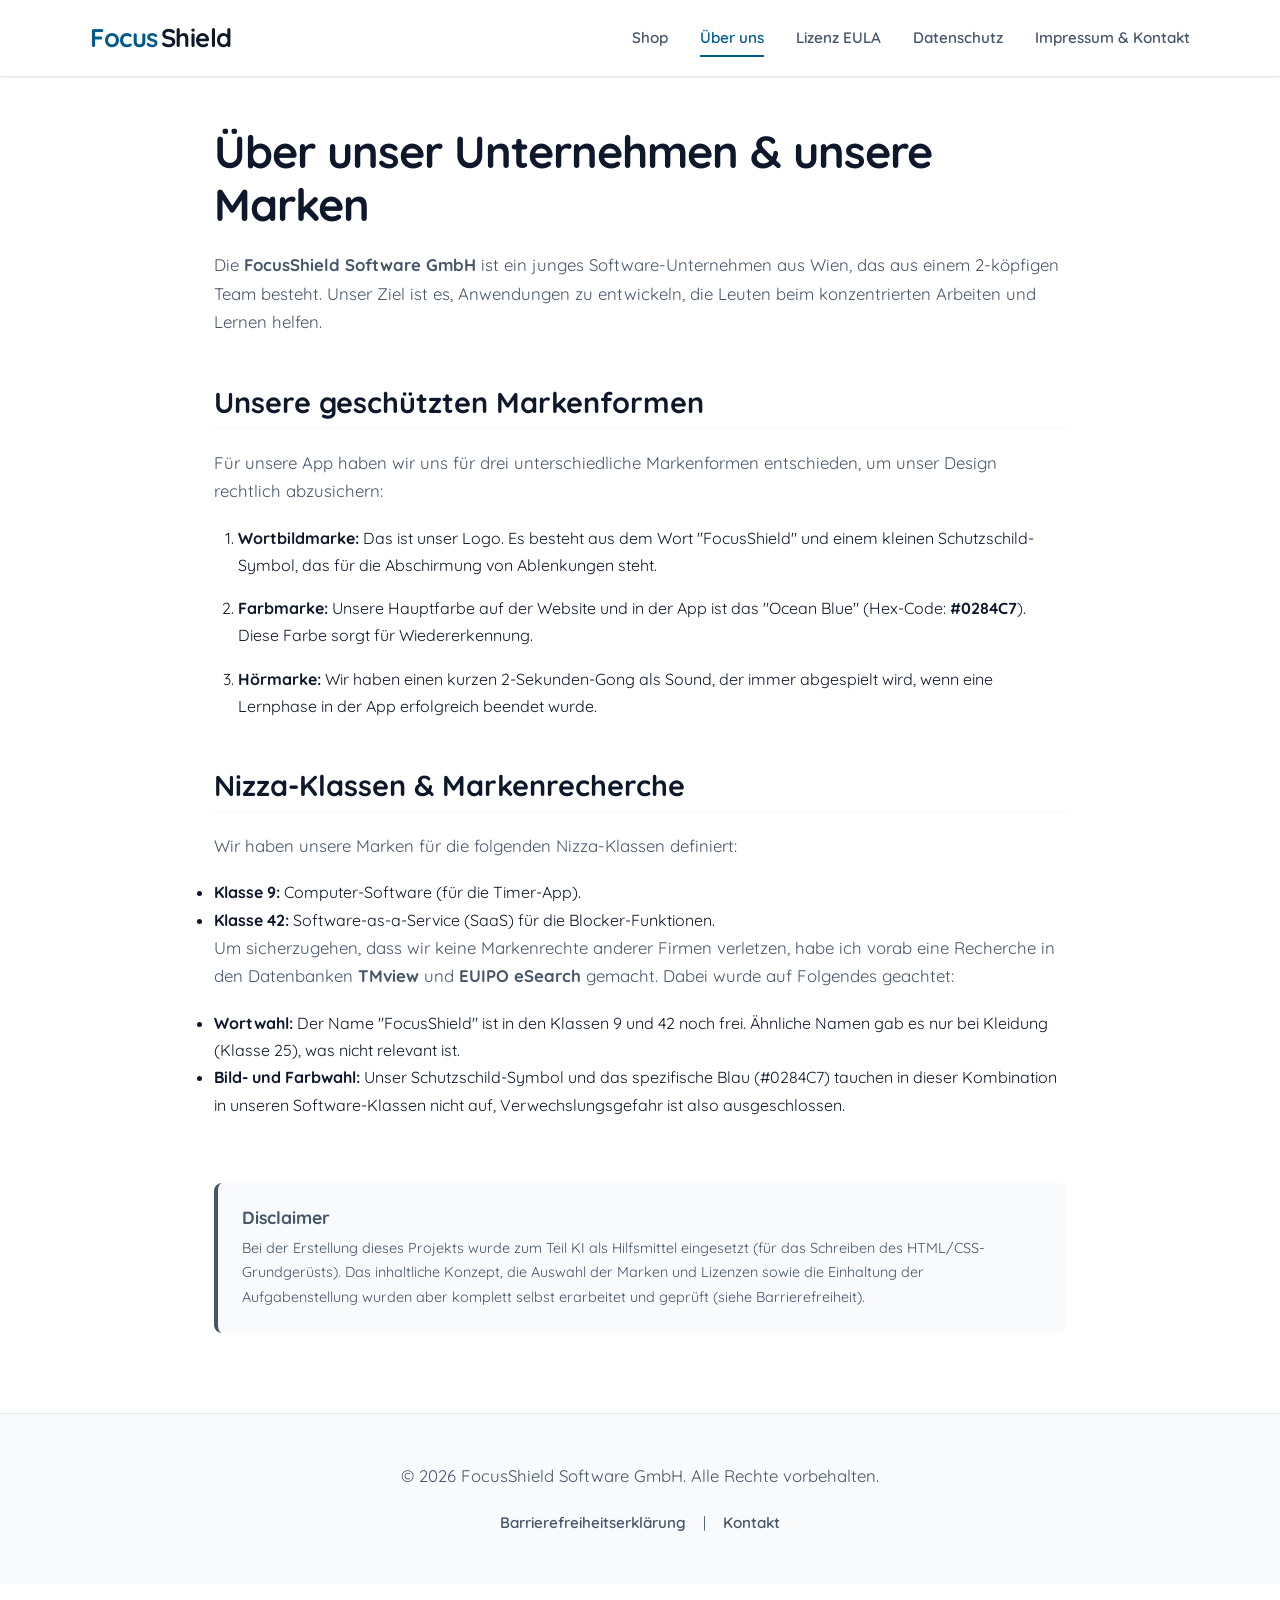
<file: about.html>
<!DOCTYPE html>
<html lang="de">
<head>
    <meta charset="UTF-8">
    <meta name="viewport" content="width=device-width, initial-scale=1.0">
    <title>Über uns & Marken - FocusShield Webshop</title>
    <link rel="stylesheet" href="style.css">
</head>
<body>
<header role="banner">
    <div class="nav-container">
        <div class="logo">
            <a href="index.html" aria-label="FocusShield Startseite"><span>Focus</span>Shield</a>
        </div>
        <nav role="navigation" aria-label="Hauptnavigation">
            <ul>
                <li><a href="index.html" >Shop</a></li>
                <li><a href="about.html" class="active">Über uns</a></li>
                <li><a href="lizenz.html" >Lizenz EULA</a></li>
                <li><a href="datenschutz.html" >Datenschutz</a></li>
                <li><a href="impressum.html" >Impressum & Kontakt</a></li>
            </ul>
        </nav>
    </div>
</header>
<main id="main-content" role="main">
    <section>
        <h1>Über unser Unternehmen & unsere Marken</h1>
        <p>Die <strong>FocusShield Software GmbH</strong> ist ein junges Software-Unternehmen aus Wien, das aus einem 2-köpfigen Team besteht. Unser Ziel ist es, Anwendungen zu entwickeln, die Leuten beim konzentrierten Arbeiten und Lernen helfen.</p>

        <h2>Unsere geschützten Markenformen</h2>
        <p>Für unsere App haben wir uns für drei unterschiedliche Markenformen entschieden, um unser Design rechtlich abzusichern:</p>

        <ol style="margin-left: 1.5rem; margin-bottom: 2rem;">
            <li style="margin-bottom: 1rem;"><strong>Wortbildmarke:</strong> Das ist unser Logo. Es besteht aus dem Wort "FocusShield" und einem kleinen Schutzschild-Symbol, das für die Abschirmung von Ablenkungen steht.</li>
            <li style="margin-bottom: 1rem;"><strong>Farbmarke:</strong> Unsere Hauptfarbe auf der Website und in der App ist das "Ocean Blue" (Hex-Code: <strong>#0284C7</strong>). Diese Farbe sorgt für Wiedererkennung.</li>
            <li style="margin-bottom: 1rem;"><strong>Hörmarke:</strong> Wir haben einen kurzen 2-Sekunden-Gong als Sound, der immer abgespielt wird, wenn eine Lernphase in der App erfolgreich beendet wurde.</li>
        </ol>

        <h2>Nizza-Klassen & Markenrecherche</h2>
        <p>Wir haben unsere Marken für die folgenden Nizza-Klassen definiert:</p>
        <ul>
            <li><strong>Klasse 9:</strong> Computer-Software (für die Timer-App).</li>
            <li><strong>Klasse 42:</strong> Software-as-a-Service (SaaS) für die Blocker-Funktionen.</li>
        </ul>

        <p>Um sicherzugehen, dass wir keine Markenrechte anderer Firmen verletzen, habe ich vorab eine Recherche in den Datenbanken <strong>TMview</strong> und <strong>EUIPO eSearch</strong> gemacht. Dabei wurde auf Folgendes geachtet:</p>
        <ul>
            <li><strong>Wortwahl:</strong> Der Name "FocusShield" ist in den Klassen 9 und 42 noch frei. Ähnliche Namen gab es nur bei Kleidung (Klasse 25), was nicht relevant ist.</li>
            <li><strong>Bild- und Farbwahl:</strong> Unser Schutzschild-Symbol und das spezifische Blau (#0284C7) tauchen in dieser Kombination in unseren Software-Klassen nicht auf, Verwechslungsgefahr ist also ausgeschlossen.</li>
        </ul>

        <div style="margin-top: 4rem; padding: 1.5rem; background-color: var(--card-bg); border-left: 4px solid var(--text-muted); border-radius: 8px;">
            <h3 style="font-size: 1.1rem; margin-bottom: 0.5rem; color: var(--text-muted);">Disclaimer</h3>
            <p style="font-size: 0.9rem; color: var(--text-muted); margin-bottom: 0;">
                Bei der Erstellung dieses Projekts wurde zum Teil KI als Hilfsmittel eingesetzt (für das Schreiben des HTML/CSS-Grundgerüsts). Das inhaltliche Konzept, die Auswahl der Marken und Lizenzen sowie die Einhaltung der Aufgabenstellung wurden aber komplett selbst erarbeitet und geprüft (siehe Barrierefreiheit).
            </p>
        </div>
    </section>
</main>
<footer role="contentinfo">
    <p>&copy; 2026 FocusShield Software GmbH. Alle Rechte vorbehalten.</p>
    <nav aria-label="Fußzeilen-Navigation">
        <a href="barrierefreiheit.html" >Barrierefreiheitserklärung</a> |
        <a href="impressum.html">Kontakt</a>
    </nav>
</footer>
</body>
</html>
</file>
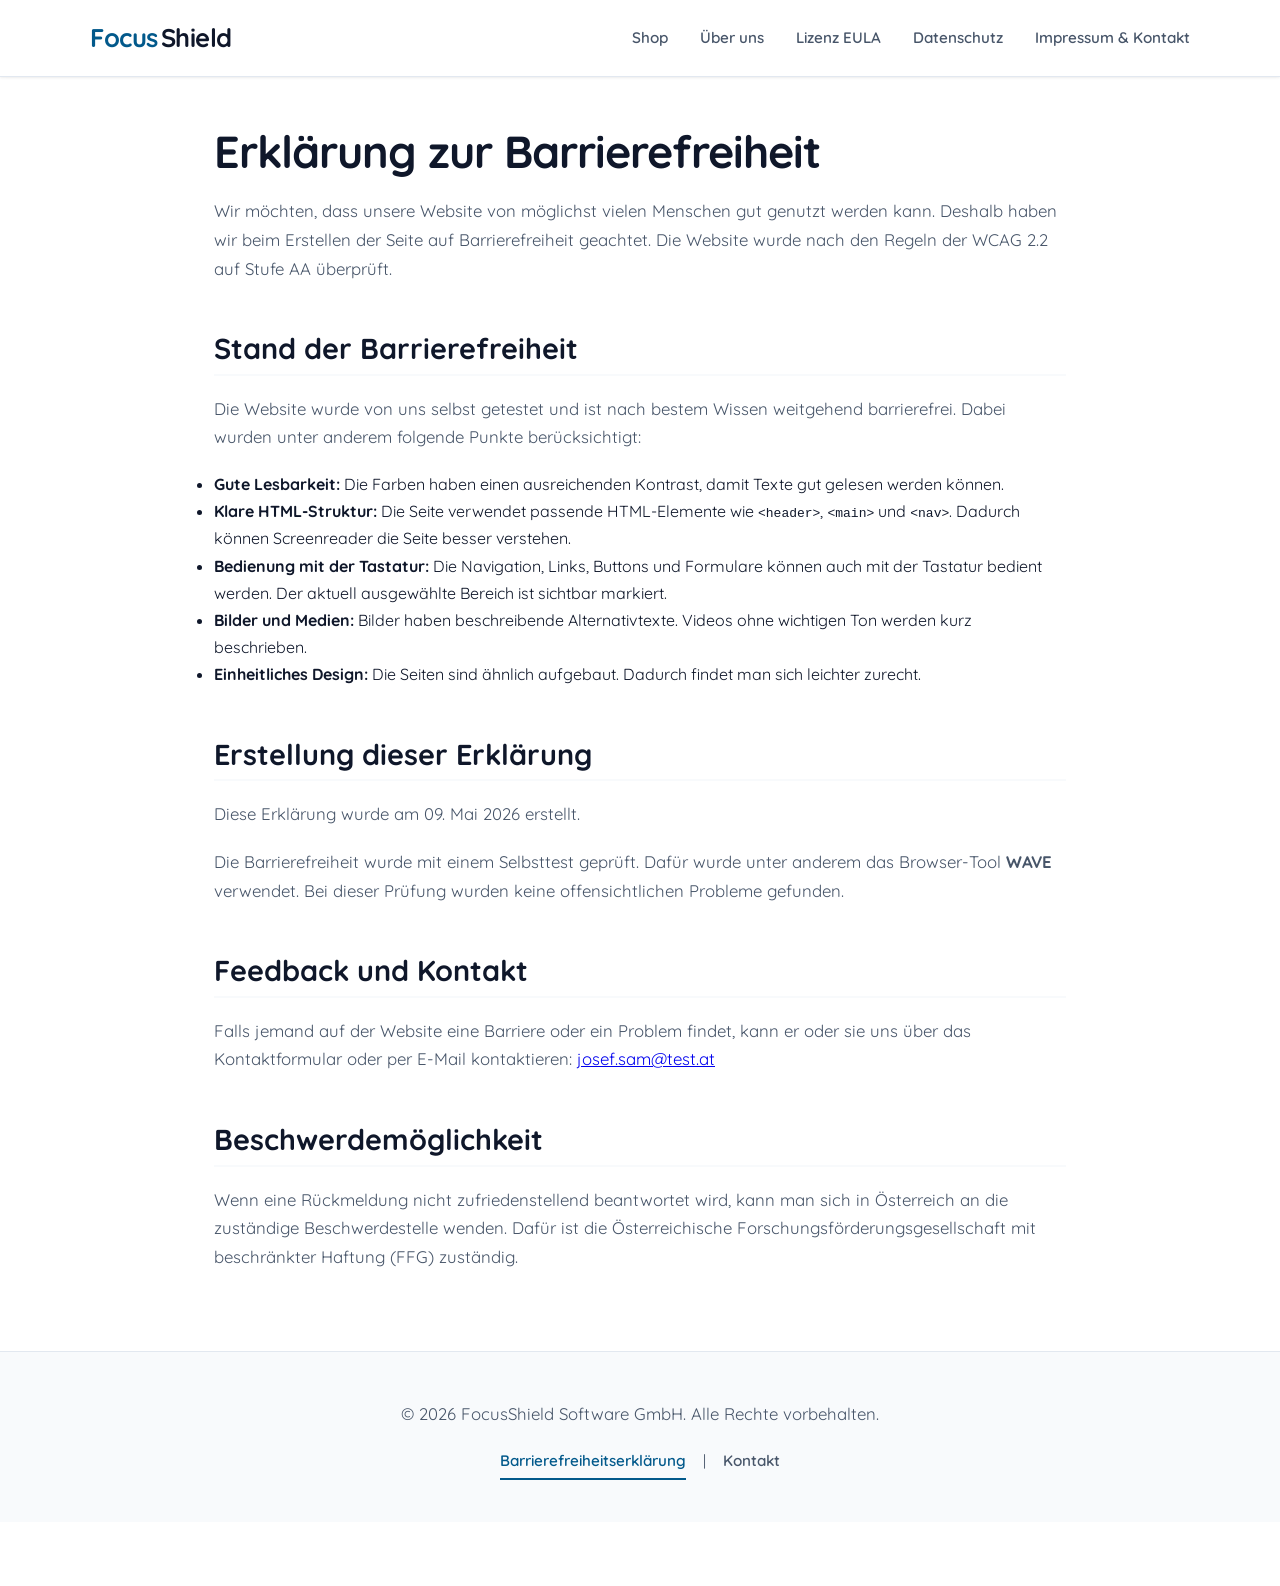
<file: barrierefreiheit.html>
<!DOCTYPE html>
<html lang="de">
<head>
    <meta charset="UTF-8">
    <meta name="viewport" content="width=device-width, initial-scale=1.0">
    <title>Barrierefreiheitserklärung - FocusShield Webshop</title>
    <link rel="stylesheet" href="style.css">
</head>
<body>
<header role="banner">
    <div class="nav-container">
        <div class="logo">
            <a href="index.html" aria-label="FocusShield Startseite"><span>Focus</span>Shield</a>
        </div>
        <nav role="navigation" aria-label="Hauptnavigation">
            <ul>
                <li><a href="index.html">Shop</a></li>
                <li><a href="about.html">Über uns</a></li>
                <li><a href="lizenz.html">Lizenz EULA</a></li>
                <li><a href="datenschutz.html">Datenschutz</a></li>
                <li><a href="impressum.html">Impressum & Kontakt</a></li>
            </ul>
        </nav>
    </div>
</header>

<main id="main-content" role="main">
    <section>
        <h1>Erklärung zur Barrierefreiheit</h1>

        <p>
            Wir möchten, dass unsere Website von möglichst vielen Menschen gut genutzt
            werden kann. Deshalb haben wir beim Erstellen der Seite auf Barrierefreiheit
            geachtet. Die Website wurde nach den Regeln der
            WCAG 2.2 auf Stufe AA überprüft.
        </p>

        <h2>Stand der Barrierefreiheit</h2>

        <p>
            Die Website wurde von uns selbst getestet und ist nach bestem Wissen
            weitgehend barrierefrei. Dabei wurden unter anderem folgende Punkte
            berücksichtigt:
        </p>

        <ul>
            <li>
                <strong>Gute Lesbarkeit:</strong>
                Die Farben haben einen ausreichenden Kontrast, damit Texte gut
                gelesen werden können.
            </li>
            <li>
                <strong>Klare HTML-Struktur:</strong>
                Die Seite verwendet passende HTML-Elemente wie
                <code>&lt;header&gt;</code>, <code>&lt;main&gt;</code> und
                <code>&lt;nav&gt;</code>. Dadurch können Screenreader die Seite
                besser verstehen.
            </li>
            <li>
                <strong>Bedienung mit der Tastatur:</strong>
                Die Navigation, Links, Buttons und Formulare können auch mit der
                Tastatur bedient werden. Der aktuell ausgewählte Bereich ist sichtbar
                markiert.
            </li>
            <li>
                <strong>Bilder und Medien:</strong>
                Bilder haben beschreibende Alternativtexte. Videos ohne wichtigen Ton
                werden kurz beschrieben.
            </li>
            <li>
                <strong>Einheitliches Design:</strong>
                Die Seiten sind ähnlich aufgebaut. Dadurch findet man sich leichter
                zurecht.
            </li>
        </ul>

        <h2>Erstellung dieser Erklärung</h2>

        <p>
            Diese Erklärung wurde am 09. Mai 2026 erstellt.
        </p>

        <p>
            Die Barrierefreiheit wurde mit einem Selbsttest geprüft. Dafür wurde unter
            anderem das Browser-Tool <strong>WAVE</strong> verwendet. Bei dieser Prüfung
            wurden keine offensichtlichen Probleme gefunden.
        </p>

        <h2>Feedback und Kontakt</h2>

        <p>
            Falls jemand auf der Website eine Barriere oder ein Problem findet, kann
            er oder sie uns über das Kontaktformular oder per E-Mail kontaktieren:
            <a href="mailto:josef.sam@test.at">josef.sam@test.at</a>
        </p>

        <h2>Beschwerdemöglichkeit</h2>

        <p>
            Wenn eine Rückmeldung nicht zufriedenstellend beantwortet wird, kann man
            sich in Österreich an die zuständige Beschwerdestelle wenden. Dafür ist die
            Österreichische Forschungsförderungsgesellschaft mit beschränkter Haftung
            (FFG) zuständig.
        </p>
    </section>
</main>

<footer role="contentinfo">
    <p>&copy; 2026 FocusShield Software GmbH. Alle Rechte vorbehalten.</p>

    <nav aria-label="Fußzeilen-Navigation">
        <a href="barrierefreiheit.html" class="active">Barrierefreiheitserklärung</a> |
        <a href="impressum.html">Kontakt</a>
    </nav>
</footer>
</body>
</html>
</file>
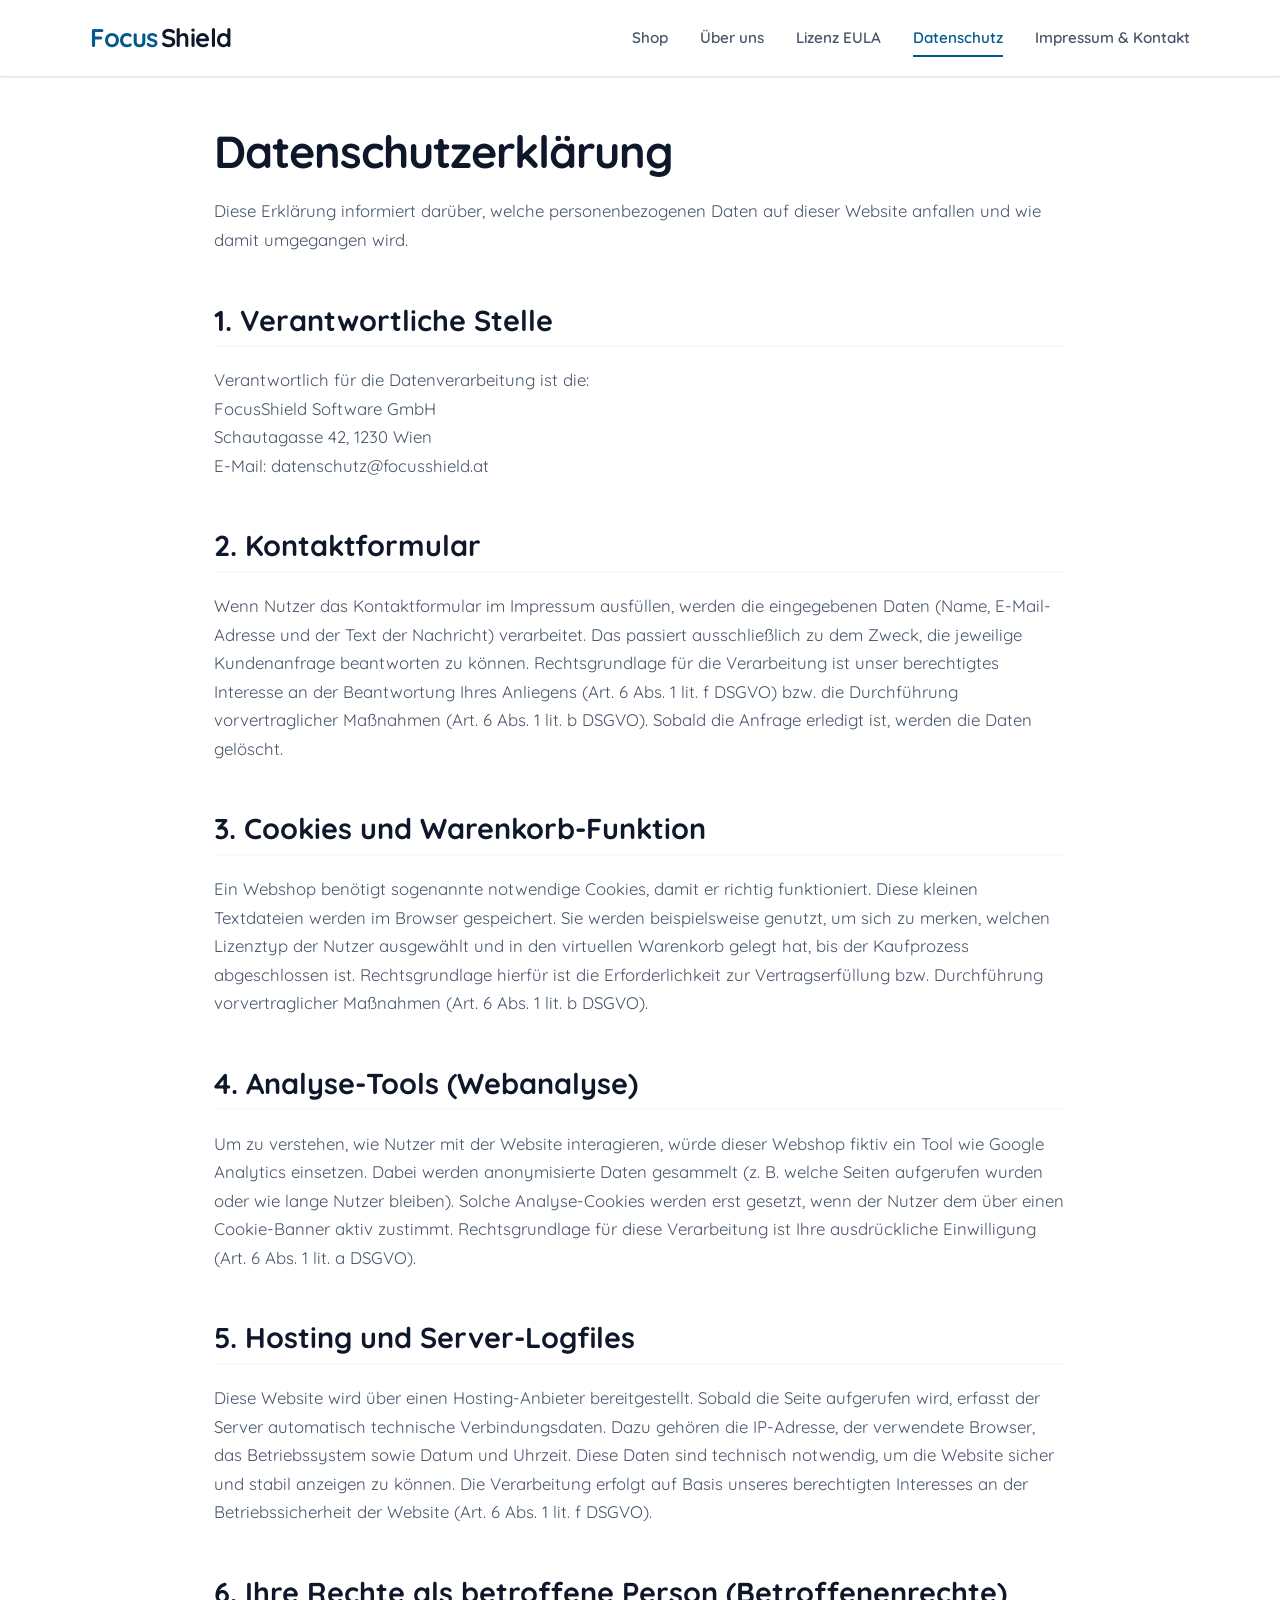
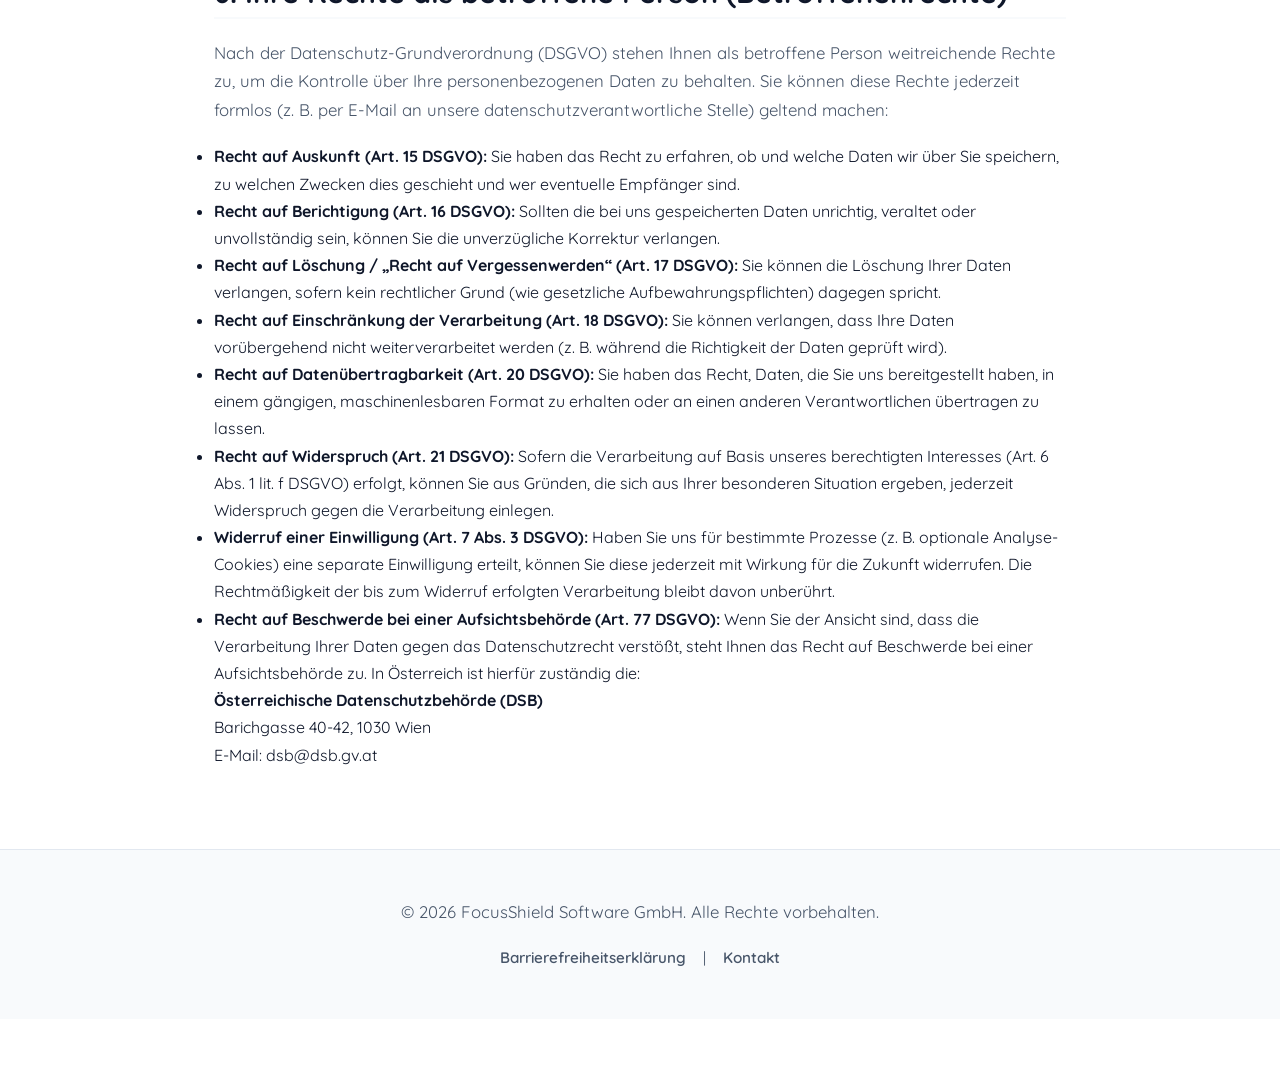
<file: datenschutz.html>
<!DOCTYPE html>
<html lang="de">
<head>
    <meta charset="UTF-8">
    <meta name="viewport" content="width=device-width, initial-scale=1.0">
    <title>Datenschutzerklärung - FocusShield Webshop</title>
    <link rel="stylesheet" href="style.css">
</head>
<body>
<header role="banner">
    <div class="nav-container">
        <div class="logo">
            <a href="index.html" aria-label="FocusShield Startseite"><span>Focus</span>Shield</a>
        </div>
        <nav role="navigation" aria-label="Hauptnavigation">
            <ul>
                <li><a href="index.html" >Shop</a></li>
                <li><a href="about.html" >Über uns</a></li>
                <li><a href="lizenz.html" >Lizenz EULA</a></li>
                <li><a href="datenschutz.html" class="active">Datenschutz</a></li>
                <li><a href="impressum.html" >Impressum & Kontakt</a></li>
            </ul>
        </nav>
    </div>
</header>
<main id="main-content" role="main">
    <section>
        <h1>Datenschutzerklärung</h1>
        <p>Diese Erklärung informiert darüber, welche personenbezogenen Daten auf dieser Website anfallen und wie damit umgegangen wird.</p>

        <h2>1. Verantwortliche Stelle</h2>
        <p>Verantwortlich für die Datenverarbeitung ist die:<br>
            FocusShield Software GmbH<br>
            Schautagasse 42, 1230 Wien<br>
            E-Mail: datenschutz@focusshield.at</p>

        <h2>2. Kontaktformular</h2>
        <p>Wenn Nutzer das Kontaktformular im Impressum ausfüllen, werden die eingegebenen Daten (Name, E-Mail-Adresse und der Text der Nachricht) verarbeitet. Das passiert ausschließlich zu dem Zweck, die jeweilige Kundenanfrage beantworten zu können. Rechtsgrundlage für die Verarbeitung ist unser berechtigtes Interesse an der Beantwortung Ihres Anliegens (Art. 6 Abs. 1 lit. f DSGVO) bzw. die Durchführung vorvertraglicher Maßnahmen (Art. 6 Abs. 1 lit. b DSGVO). Sobald die Anfrage erledigt ist, werden die Daten gelöscht.</p>

        <h2>3. Cookies und Warenkorb-Funktion</h2>
        <p>Ein Webshop benötigt sogenannte notwendige Cookies, damit er richtig funktioniert. Diese kleinen Textdateien werden im Browser gespeichert. Sie werden beispielsweise genutzt, um sich zu merken, welchen Lizenztyp der Nutzer ausgewählt und in den virtuellen Warenkorb gelegt hat, bis der Kaufprozess abgeschlossen ist. Rechtsgrundlage hierfür ist die Erforderlichkeit zur Vertragserfüllung bzw. Durchführung vorvertraglicher Maßnahmen (Art. 6 Abs. 1 lit. b DSGVO).</p>

        <h2>4. Analyse-Tools (Webanalyse)</h2>
        <p>Um zu verstehen, wie Nutzer mit der Website interagieren, würde dieser Webshop fiktiv ein Tool wie Google Analytics einsetzen. Dabei werden anonymisierte Daten gesammelt (z. B. welche Seiten aufgerufen wurden oder wie lange Nutzer bleiben). Solche Analyse-Cookies werden erst gesetzt, wenn der Nutzer dem über einen Cookie-Banner aktiv zustimmt. Rechtsgrundlage für diese Verarbeitung ist Ihre ausdrückliche Einwilligung (Art. 6 Abs. 1 lit. a DSGVO).</p>

        <h2>5. Hosting und Server-Logfiles</h2>
        <p>Diese Website wird über einen Hosting-Anbieter bereitgestellt. Sobald die Seite aufgerufen wird, erfasst der Server automatisch technische Verbindungsdaten. Dazu gehören die IP-Adresse, der verwendete Browser, das Betriebssystem sowie Datum und Uhrzeit. Diese Daten sind technisch notwendig, um die Website sicher und stabil anzeigen zu können. Die Verarbeitung erfolgt auf Basis unseres berechtigten Interesses an der Betriebssicherheit der Website (Art. 6 Abs. 1 lit. f DSGVO).</p>

        <h2>6. Ihre Rechte als betroffene Person (Betroffenenrechte)</h2>
        <p>Nach der Datenschutz-Grundverordnung (DSGVO) stehen Ihnen als betroffene Person weitreichende Rechte zu, um die Kontrolle über Ihre personenbezogenen Daten zu behalten. Sie können diese Rechte jederzeit formlos (z. B. per E-Mail an unsere datenschutzverantwortliche Stelle) geltend machen:</p>
        <ul>
            <li><strong>Recht auf Auskunft (Art. 15 DSGVO):</strong> Sie haben das Recht zu erfahren, ob und welche Daten wir über Sie speichern, zu welchen Zwecken dies geschieht und wer eventuelle Empfänger sind.</li>
            <li><strong>Recht auf Berichtigung (Art. 16 DSGVO):</strong> Sollten die bei uns gespeicherten Daten unrichtig, veraltet oder unvollständig sein, können Sie die unverzügliche Korrektur verlangen.</li>
            <li><strong>Recht auf Löschung / „Recht auf Vergessenwerden“ (Art. 17 DSGVO):</strong> Sie können die Löschung Ihrer Daten verlangen, sofern kein rechtlicher Grund (wie gesetzliche Aufbewahrungspflichten) dagegen spricht.</li>
            <li><strong>Recht auf Einschränkung der Verarbeitung (Art. 18 DSGVO):</strong> Sie können verlangen, dass Ihre Daten vorübergehend nicht weiterverarbeitet werden (z. B. während die Richtigkeit der Daten geprüft wird).</li>
            <li><strong>Recht auf Datenübertragbarkeit (Art. 20 DSGVO):</strong> Sie haben das Recht, Daten, die Sie uns bereitgestellt haben, in einem gängigen, maschinenlesbaren Format zu erhalten oder an einen anderen Verantwortlichen übertragen zu lassen.</li>
            <li><strong>Recht auf Widerspruch (Art. 21 DSGVO):</strong> Sofern die Verarbeitung auf Basis unseres berechtigten Interesses (Art. 6 Abs. 1 lit. f DSGVO) erfolgt, können Sie aus Gründen, die sich aus Ihrer besonderen Situation ergeben, jederzeit Widerspruch gegen die Verarbeitung einlegen.</li>
            <li><strong>Widerruf einer Einwilligung (Art. 7 Abs. 3 DSGVO):</strong> Haben Sie uns für bestimmte Prozesse (z. B. optionale Analyse-Cookies) eine separate Einwilligung erteilt, können Sie diese jederzeit mit Wirkung für die Zukunft widerrufen. Die Rechtmäßigkeit der bis zum Widerruf erfolgten Verarbeitung bleibt davon unberührt.</li>
            <li><strong>Recht auf Beschwerde bei einer Aufsichtsbehörde (Art. 77 DSGVO):</strong> Wenn Sie der Ansicht sind, dass die Verarbeitung Ihrer Daten gegen das Datenschutzrecht verstößt, steht Ihnen das Recht auf Beschwerde bei einer Aufsichtsbehörde zu. In Österreich ist hierfür zuständig die:<br>
            <strong>Österreichische Datenschutzbehörde (DSB)</strong><br>
            Barichgasse 40-42, 1030 Wien<br>
            E-Mail: dsb@dsb.gv.at</li>
        </ul>
    </section>
</main>
<footer role="contentinfo">
    <p>&copy; 2026 FocusShield Software GmbH. Alle Rechte vorbehalten.</p>
    <nav aria-label="Fußzeilen-Navigation">
        <a href="barrierefreiheit.html" >Barrierefreiheitserklärung</a> |
        <a href="impressum.html">Kontakt</a>
    </nav>
</footer>
</body>
</html>
</file>
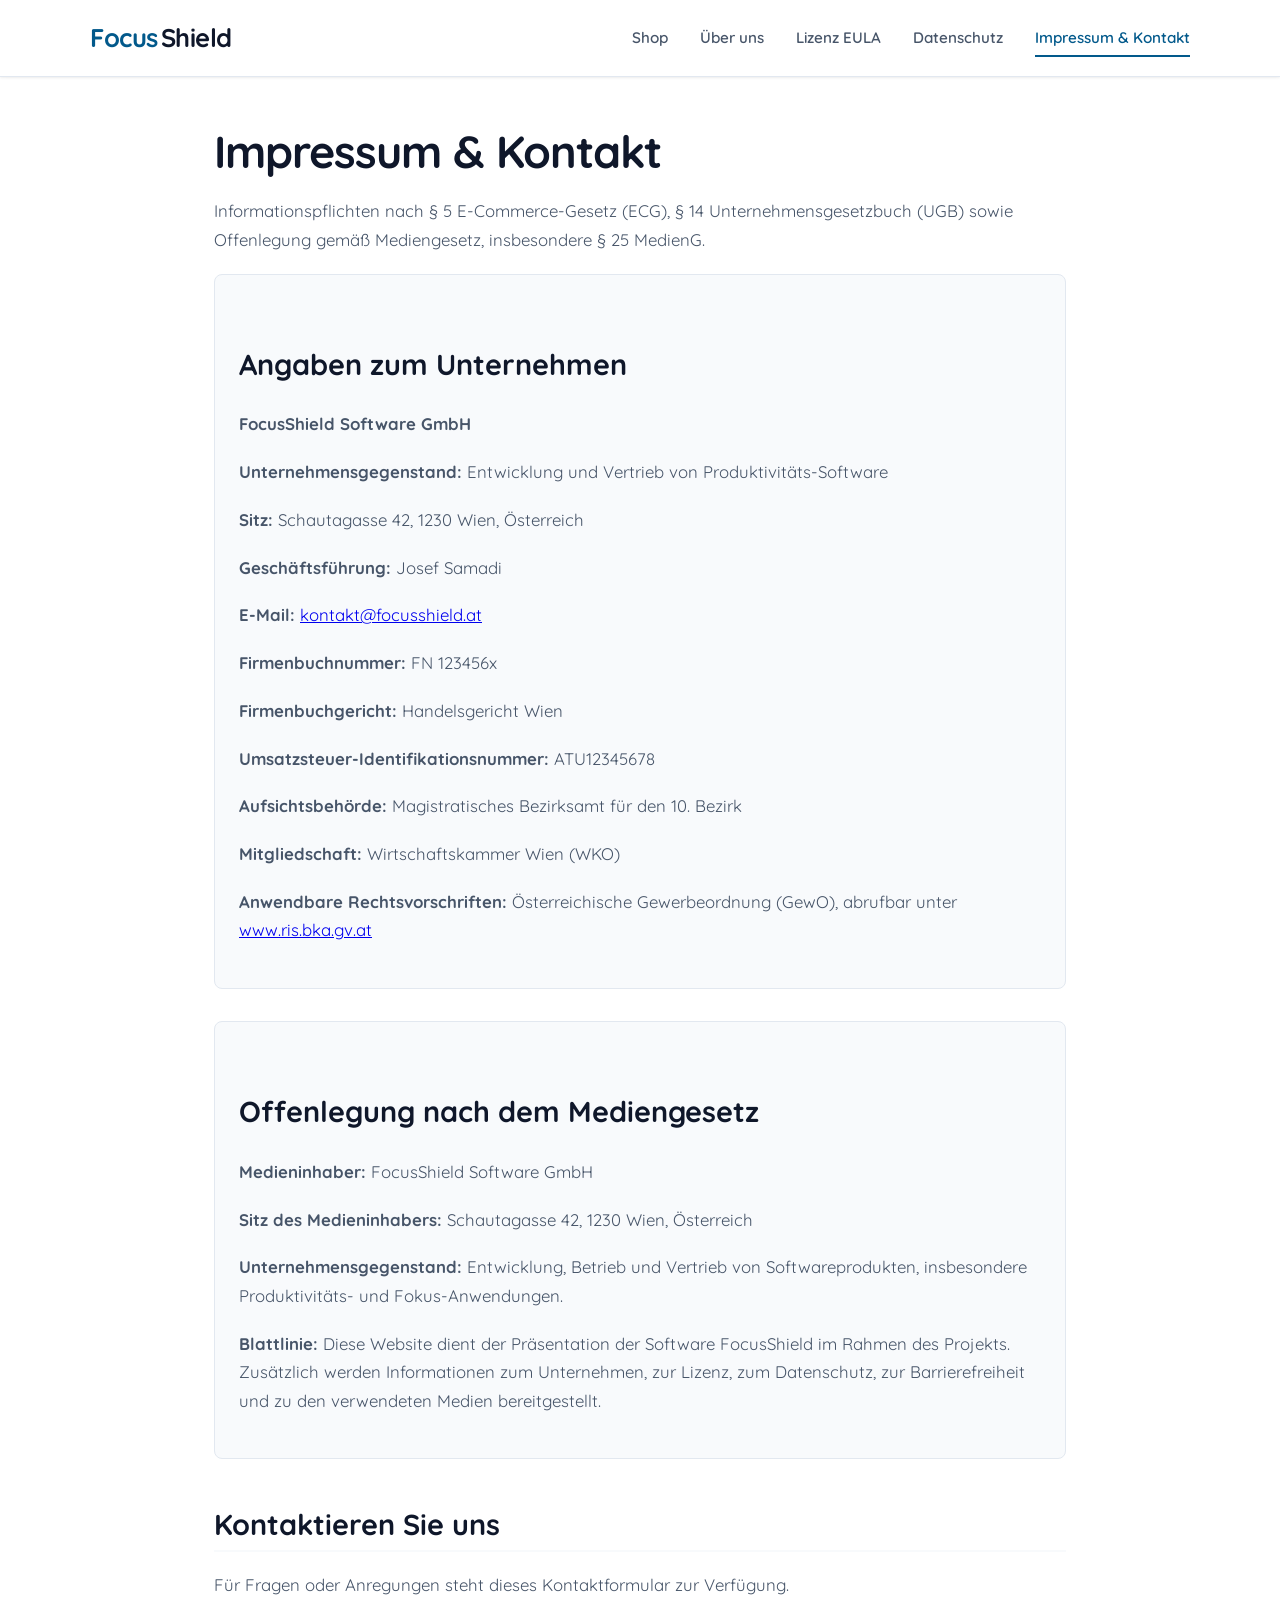
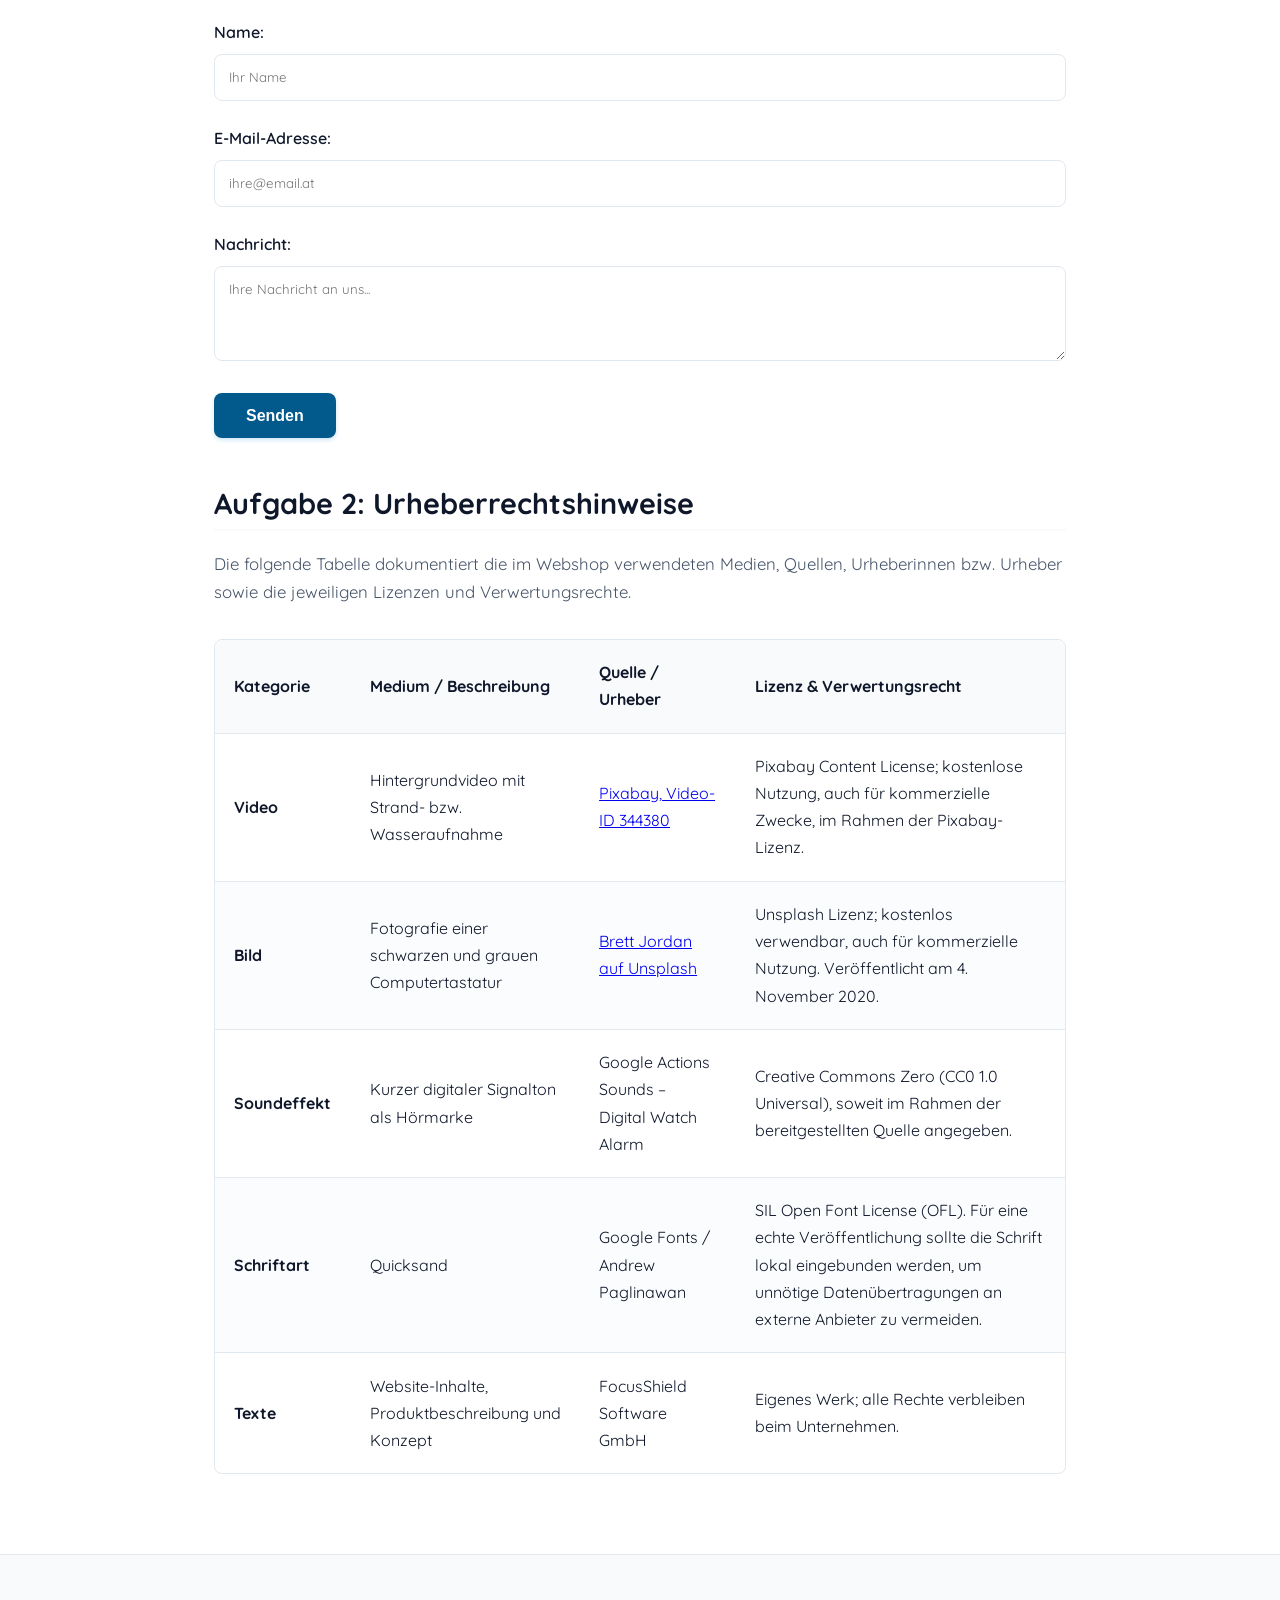
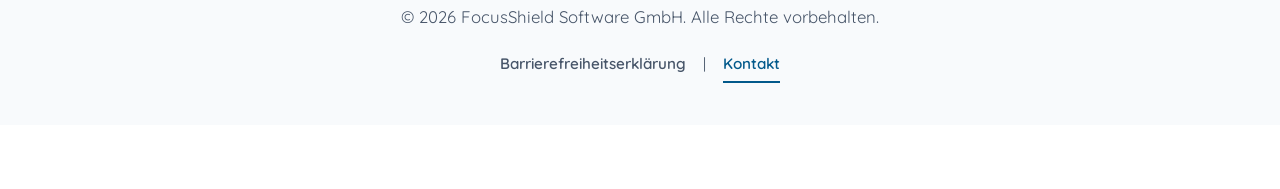
<file: impressum.html>
<!DOCTYPE html>
<html lang="de">
<head>
    <meta charset="UTF-8">
    <meta name="viewport" content="width=device-width, initial-scale=1.0">
    <title>Impressum & Kontakt - FocusShield Webshop</title>
    <link rel="stylesheet" href="style.css">
</head>
<body>
<header role="banner">
    <div class="nav-container">
        <div class="logo">
            <a href="index.html" aria-label="FocusShield Startseite"><span>Focus</span>Shield</a>
        </div>
        <nav role="navigation" aria-label="Hauptnavigation">
            <ul>
                <li><a href="index.html">Shop</a></li>
                <li><a href="about.html">Über uns</a></li>
                <li><a href="lizenz.html">Lizenz EULA</a></li>
                <li><a href="datenschutz.html">Datenschutz</a></li>
                <li><a href="impressum.html" class="active">Impressum & Kontakt</a></li>
            </ul>
        </nav>
    </div>
</header>

<main id="main-content" role="main">
    <section>
        <h1>Impressum & Kontakt</h1>

        <p>
            Informationspflichten nach § 5 E-Commerce-Gesetz (ECG),
            § 14 Unternehmensgesetzbuch (UGB) sowie Offenlegung gemäß
            Mediengesetz, insbesondere § 25 MedienG.
        </p>

        <div style="background-color: var(--card-bg); padding: 1.5rem; border-radius: 8px; margin-bottom: 2rem; border: 1px solid var(--border-color);">
            <h2>Angaben zum Unternehmen</h2>

            <p><strong>FocusShield Software GmbH</strong></p>

            <p>
                <strong>Unternehmensgegenstand:</strong>
                Entwicklung und Vertrieb von Produktivitäts-Software
            </p>

            <p>
                <strong>Sitz:</strong>
                Schautagasse 42, 1230 Wien, Österreich
            </p>

            <p>
                <strong>Geschäftsführung:</strong>
                Josef Samadi
            </p>

            <p>
                <strong>E-Mail:</strong>
                <a href="mailto:kontakt@focusshield.at">kontakt@focusshield.at</a>
            </p>

            <p>
                <strong>Firmenbuchnummer:</strong>
                FN 123456x
            </p>

            <p>
                <strong>Firmenbuchgericht:</strong>
                Handelsgericht Wien
            </p>

            <p>
                <strong>Umsatzsteuer-Identifikationsnummer:</strong>
                ATU12345678
            </p>

            <p>
                <strong>Aufsichtsbehörde:</strong>
                Magistratisches Bezirksamt für den 10. Bezirk
            </p>

            <p>
                <strong>Mitgliedschaft:</strong>
                Wirtschaftskammer Wien (WKO)
            </p>

            <p>
                <strong>Anwendbare Rechtsvorschriften:</strong>
                Österreichische Gewerbeordnung (GewO), abrufbar unter
                <a href="https://www.ris.bka.gv.at" target="_blank" rel="noopener">www.ris.bka.gv.at</a>
            </p>

        </div>

        <div style="background-color: var(--card-bg); padding: 1.5rem; border-radius: 8px; margin-bottom: 2rem; border: 1px solid var(--border-color);">
            <h2>Offenlegung nach dem Mediengesetz</h2>

            <p>
                <strong>Medieninhaber:</strong>
                FocusShield Software GmbH
            </p>

            <p>
                <strong>Sitz des Medieninhabers:</strong>
                Schautagasse 42, 1230 Wien, Österreich
            </p>

            <p>
                <strong>Unternehmensgegenstand:</strong>
                Entwicklung, Betrieb und Vertrieb von Softwareprodukten,
                insbesondere Produktivitäts- und Fokus-Anwendungen.
            </p>

            <p>
                <strong>Blattlinie:</strong>
                Diese Website dient der Präsentation der Software FocusShield im Rahmen des Projekts.
                Zusätzlich werden Informationen zum Unternehmen, zur Lizenz,
                zum Datenschutz, zur Barrierefreiheit und zu den verwendeten Medien
                bereitgestellt.
            </p>
        </div>

        <h2>Kontaktieren Sie uns</h2>

        <p>
            Für Fragen oder Anregungen steht dieses Kontaktformular zur Verfügung.
        </p>

        <form action="#" method="POST" onsubmit="alert('Mock: Nachricht simuliert versendet!'); return false;">
            <div class="form-group">
                <label for="name">Name:</label>
                <input
                        type="text"
                        id="name"
                        name="name"
                        required
                        autocomplete="name"
                        placeholder="Ihr Name">
            </div>

            <div class="form-group">
                <label for="email">E-Mail-Adresse:</label>
                <input
                        type="email"
                        id="email"
                        name="email"
                        required
                        autocomplete="email"
                        placeholder="ihre@email.at">
            </div>

            <div class="form-group">
                <label for="message">Nachricht:</label>
                <textarea
                        id="message"
                        name="message"
                        rows="4"
                        required
                        placeholder="Ihre Nachricht an uns..."></textarea>
            </div>

            <button type="submit" class="btn">Senden</button>
        </form>

        <h2 style="margin-top: 3rem;">Aufgabe 2: Urheberrechtshinweise</h2>

        <p>
            Die folgende Tabelle dokumentiert die im Webshop verwendeten Medien,
            Quellen, Urheberinnen bzw. Urheber sowie die jeweiligen Lizenzen und
            Verwertungsrechte.
        </p>

        <table>
            <thead>
            <tr>
                <th>Kategorie</th>
                <th>Medium / Beschreibung</th>
                <th>Quelle / Urheber</th>
                <th>Lizenz & Verwertungsrecht</th>
            </tr>
            </thead>
            <tbody>
            <tr>
                <td><strong>Video</strong></td>
                <td>Hintergrundvideo mit Strand- bzw. Wasseraufnahme</td>
                <td>
                    <a href="https://pixabay.com/videos/aerial-view-beach-blue-water-carbon-344380/"
                       target="_blank"
                       rel="noopener">
                        Pixabay, Video-ID 344380
                    </a>
                </td>
                <td>
                    Pixabay Content License; kostenlose Nutzung, auch für
                    kommerzielle Zwecke, im Rahmen der Pixabay-Lizenz.
                </td>
            </tr>

            <tr>
                <td><strong>Bild</strong></td>
                <td>Fotografie einer schwarzen und grauen Computertastatur</td>
                <td>
                    <a href="https://unsplash.com/de/fotos/schwarze-und-graue-computertastatur-0rXUP7Tg7nQ"
                       target="_blank"
                       rel="noopener">
                        Brett Jordan auf Unsplash
                    </a>
                </td>
                <td>
                    Unsplash Lizenz; kostenlos verwendbar, auch für kommerzielle
                    Nutzung. Veröffentlicht am 4. November 2020.
                </td>
            </tr>

            <tr>
                <td><strong>Soundeffekt</strong></td>
                <td>Kurzer digitaler Signalton als Hörmarke</td>
                <td>
                    Google Actions Sounds – Digital Watch Alarm
                </td>
                <td>
                    Creative Commons Zero (CC0 1.0 Universal), soweit im Rahmen
                    der bereitgestellten Quelle angegeben.
                </td>
            </tr>

            <tr>
                <td><strong>Schriftart</strong></td>
                <td>Quicksand</td>
                <td>
                    Google Fonts / Andrew Paglinawan
                </td>
                <td>
                    SIL Open Font License (OFL). Für eine echte Veröffentlichung
                    sollte die Schrift lokal eingebunden werden, um unnötige
                    Datenübertragungen an externe Anbieter zu vermeiden.
                </td>
            </tr>

            <tr>
                <td><strong>Texte</strong></td>
                <td>Website-Inhalte, Produktbeschreibung und Konzept</td>
                <td>
                    FocusShield Software GmbH
                </td>
                <td>
                    Eigenes Werk; alle Rechte verbleiben beim Unternehmen.
                </td>
            </tr>
            </tbody>
        </table>
    </section>
</main>

<footer role="contentinfo">
    <p>
        &copy; 2026 FocusShield Software GmbH. Alle Rechte vorbehalten.
    </p>

    <nav aria-label="Fußzeilen-Navigation">
        <a href="barrierefreiheit.html">Barrierefreiheitserklärung</a> |
        <a href="impressum.html" class="active">Kontakt</a>
    </nav>
</footer>
</body>
</html>
</file>
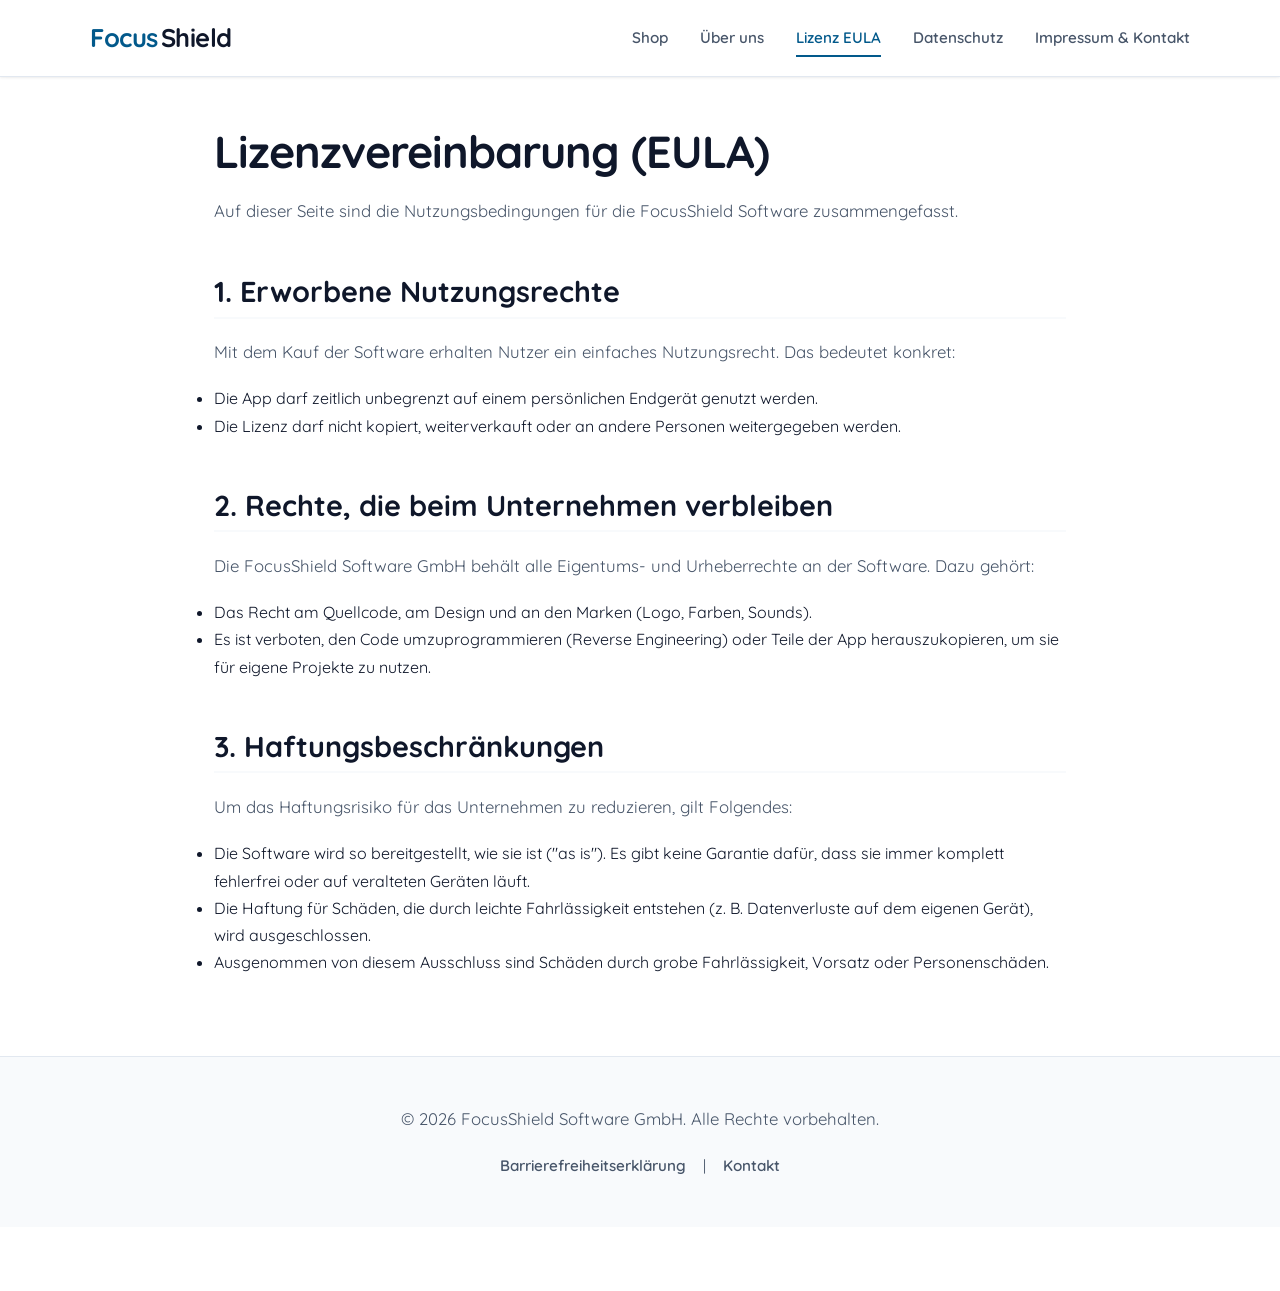
<file: lizenz.html>
<!DOCTYPE html>
<html lang="de">
<head>
    <meta charset="UTF-8">
    <meta name="viewport" content="width=device-width, initial-scale=1.0">
    <title>Lizenzbedingungen (EULA) - FocusShield Webshop</title>
    <link rel="stylesheet" href="style.css">
</head>
<body>
<header role="banner">
    <div class="nav-container">
        <div class="logo">
            <a href="index.html" aria-label="FocusShield Startseite"><span>Focus</span>Shield</a>
        </div>
        <nav role="navigation" aria-label="Hauptnavigation">
            <ul>
                <li><a href="index.html" >Shop</a></li>
                <li><a href="about.html" >Über uns</a></li>
                <li><a href="lizenz.html" class="active">Lizenz EULA</a></li>
                <li><a href="datenschutz.html" >Datenschutz</a></li>
                <li><a href="impressum.html" >Impressum & Kontakt</a></li>
            </ul>
        </nav>
    </div>
</header>
<main id="main-content" role="main">
    <section>
        <h1>Lizenzvereinbarung (EULA)</h1>
        <p>Auf dieser Seite sind die Nutzungsbedingungen für die FocusShield Software zusammengefasst.</p>

        <h2>1. Erworbene Nutzungsrechte</h2>
        <p>Mit dem Kauf der Software erhalten Nutzer ein einfaches Nutzungsrecht. Das bedeutet konkret:</p>
        <ul>
            <li>Die App darf zeitlich unbegrenzt auf einem persönlichen Endgerät genutzt werden.</li>
            <li>Die Lizenz darf nicht kopiert, weiterverkauft oder an andere Personen weitergegeben werden.</li>
        </ul>

        <h2>2. Rechte, die beim Unternehmen verbleiben</h2>
        <p>Die FocusShield Software GmbH behält alle Eigentums- und Urheberrechte an der Software. Dazu gehört:</p>
        <ul>
            <li>Das Recht am Quellcode, am Design und an den Marken (Logo, Farben, Sounds).</li>
            <li>Es ist verboten, den Code umzuprogrammieren (Reverse Engineering) oder Teile der App herauszukopieren, um sie für eigene Projekte zu nutzen.</li>
        </ul>

        <h2>3. Haftungsbeschränkungen</h2>
        <p>Um das Haftungsrisiko für das Unternehmen zu reduzieren, gilt Folgendes:</p>
        <ul>
            <li>Die Software wird so bereitgestellt, wie sie ist ("as is"). Es gibt keine Garantie dafür, dass sie immer komplett fehlerfrei oder auf veralteten Geräten läuft.</li>
            <li>Die Haftung für Schäden, die durch leichte Fahrlässigkeit entstehen (z. B. Datenverluste auf dem eigenen Gerät), wird ausgeschlossen.</li>
            <li>Ausgenommen von diesem Ausschluss sind Schäden durch grobe Fahrlässigkeit, Vorsatz oder Personenschäden.</li>
        </ul>
    </section>
</main>
<footer role="contentinfo">
    <p>&copy; 2026 FocusShield Software GmbH. Alle Rechte vorbehalten.</p>
    <nav aria-label="Fußzeilen-Navigation">
        <a href="barrierefreiheit.html" >Barrierefreiheitserklärung</a> |
        <a href="impressum.html">Kontakt</a>
    </nav>
</footer>
</body>
</html>
</file>
<file: style.css>
/* FocusShield Webshop Stylesheet - WCAG 2.2 AA Compliant Palette (Light Mode - Polished) */
@import url('https://fonts.googleapis.com/css2?family=Quicksand:wght@400;500;600;700&display=swap');

:root {
    --bg-color: #ffffff;
    --card-bg: #f8fafc;
    --text-color: #0f172a;
    --text-muted: #475569;
    --primary: #02598b;    
    --primary-hover: #013f63;
    --border-color: #e2e8f0;
    --focus-ring: #0ea5e9;
    --shadow-sm: 0 1px 3px rgba(0,0,0,0.05), 0 1px 2px rgba(0,0,0,0.03);
    --shadow-md: 0 4px 6px -1px rgba(0,0,0,0.05), 0 2px 4px -1px rgba(0,0,0,0.03);
}

* {
    box-sizing: border-box;
    margin: 0;
    padding: 0;
}

body {
    font-family: 'Quicksand', system-ui, -apple-system, sans-serif;
    background-color: var(--bg-color);
    color: var(--text-color);
    line-height: 1.7;
    padding-bottom: 4rem;
    -webkit-font-smoothing: antialiased;
}

input:focus, select:focus, textarea:focus, button:focus, a:focus {
    outline: 3px solid var(--focus-ring);
    outline-offset: 3px;
    border-radius: 4px;
}

header {
    background-color: rgba(255, 255, 255, 0.95);
    backdrop-filter: blur(8px);
    border-bottom: 1px solid var(--border-color);
    padding: 1rem 2rem;
    position: sticky;
    top: 0;
    z-index: 100;
    box-shadow: var(--shadow-sm);
}

.nav-container {
    max-width: 1100px;
    margin: 0 auto;
    display: flex;
    justify-content: space-between;
    align-items: center;
}

.logo a {
    font-size: 1.6rem;
    font-weight: 700;
    color: var(--text-color);
    text-decoration: none;
    display: flex;
    align-items: center;
    gap: 0.2rem;
    letter-spacing: -0.5px;
}

.logo span { color: var(--primary); }

nav ul {
    display: flex;
    list-style: none;
    gap: 2rem;
}

nav a {
    color: var(--text-muted);
    text-decoration: none;
    font-weight: 600;
    font-size: 0.95rem;
    padding: 0.5rem 0;
    transition: color 0.3s ease, border-color 0.3s ease;
    border-bottom: 2px solid transparent;
}

nav a:hover, nav a.active {
    color: var(--primary);
    border-bottom: 2px solid var(--primary);
}

main {
    max-width: 900px;
    margin: 3rem auto;
    padding: 0 1.5rem;
}

h1, h2, h3 {
    margin-bottom: 1.2rem;
    font-weight: 700;
    color: var(--text-color);
    line-height: 1.2;
}

h1 { font-size: 2.8rem; letter-spacing: -1px; }
h2 {
    font-size: 1.8rem;
    margin-top: 3rem;
    padding-bottom: 0.5rem;
    border-bottom: 2px solid var(--card-bg);
}
p { margin-bottom: 1.2rem; color: var(--text-muted); font-size: 1.05rem; }

.hero {
    text-align: center;
    padding: 4rem 2rem;
    background: linear-gradient(145deg, var(--card-bg) 0%, #ffffff 100%);
    border-radius: 16px;
    margin-bottom: 4rem;
    border: 1px solid var(--border-color);
    box-shadow: var(--shadow-sm);
}

.media-container {
    margin: 2.5rem auto 1rem;
    max-width: 800px;
    border-radius: 12px;
    overflow: hidden;
    border: 4px solid #ffffff;
    box-shadow: var(--shadow-md);
    background-color: var(--card-bg);
}
video, img { width: 100%; display: block; border-radius: 8px; }

.interactive-box {
    background-color: #f0f9ff;
    padding: 2rem;
    border-radius: 12px;
    border: 1px dashed var(--primary);
    margin: 2rem 0;
    text-align: center;
}
.interactive-box h3 { color: var(--primary); margin-bottom: 0.5rem; }

button.btn, .btn {
    background-color: var(--primary);
    color: #ffffff;
    border: none;
    padding: 0.85rem 2rem;
    font-size: 1rem;
    font-weight: 700;
    border-radius: 8px;
    cursor: pointer;
    transition: all 0.2s ease;
    display: inline-block;
    text-decoration: none;
    box-shadow: 0 2px 4px rgba(2, 132, 199, 0.2);
}
button.btn:hover, .btn:hover {
    background-color: var(--primary-hover);
    transform: translateY(-2px);
    box-shadow: 0 4px 6px rgba(2, 132, 199, 0.3);
}

.shop-grid {
    display: grid;
    grid-template-columns: repeat(auto-fit, minmax(320px, 1fr));
    gap: 2.5rem;
    margin-top: 2.5rem;
}

.card {
    background-color: #ffffff;
    border: 1px solid var(--border-color);
    border-radius: 16px;
    padding: 2.5rem;
    display: flex;
    flex-direction: column;
    justify-content: space-between;
    transition: transform 0.3s ease, box-shadow 0.3s ease;
    box-shadow: var(--shadow-sm);
}

.card:hover {
    transform: translateY(-5px);
    box-shadow: var(--shadow-md);
}

.card.featured {
    border-color: var(--primary);
    border-width: 2px;
    position: relative;
}

.card.featured::before {
    content: "Bestseller";
    position: absolute;
    top: -14px;
    right: 24px;
    background-color: var(--primary);
    color: white;
    padding: 0.3rem 1rem;
    font-size: 0.85rem;
    font-weight: 700;
    border-radius: 20px;
    text-transform: uppercase;
    letter-spacing: 0.5px;
}

.price {
    font-size: 2.5rem;
    font-weight: 700;
    color: var(--text-color);
    margin: 1.5rem 0;
    display: flex;
    align-items: baseline;
    gap: 0.5rem;
}

.features-list { list-style: none; margin: 2rem 0; padding-top: 1.5rem; border-top: 1px solid var(--border-color); }
.features-list li { margin-bottom: 0.8rem; color: var(--text-color); font-weight: 500; display: flex; align-items: center; gap: 0.5rem; }

.form-group { margin-bottom: 1.5rem; }
label { display: block; margin-bottom: 0.5rem; font-weight: 600; color: var(--text-color); }
input, textarea, select {
    width: 100%;
    padding: 0.9rem;
    background-color: #ffffff;
    border: 1px solid var(--border-color);
    color: var(--text-color);
    border-radius: 8px;
    font-family: inherit;
    transition: border-color 0.2s ease, box-shadow 0.2s ease;
}
input:focus, textarea:focus {
    border-color: var(--primary);
    box-shadow: 0 0 0 3px rgba(2, 132, 199, 0.1);
}

table { width: 100%; border-collapse: separate; border-spacing: 0; margin: 2rem 0; border: 1px solid var(--border-color); border-radius: 8px; overflow: hidden; }
th, td { padding: 1.2rem; text-align: left; border-bottom: 1px solid var(--border-color); }
th { background-color: var(--card-bg); color: var(--text-color); font-weight: 700; }
tr:last-child td { border-bottom: none; }
tr:nth-child(even) { background-color: #fbfcfd; }

footer {
    background-color: var(--card-bg);
    border-top: 1px solid var(--border-color);
    padding: 3rem 2rem;
    text-align: center;
    font-size: 0.95rem;
    color: var(--text-muted);
    margin-top: 5rem;
}
footer nav { margin-top: 1rem; }
footer nav a {
    color: var(--text-muted);
    margin: 0 0.8rem;
    text-decoration: none;
    font-weight: 600;
}
footer nav a:hover { color: var(--primary); text-decoration: underline; }
</file>
